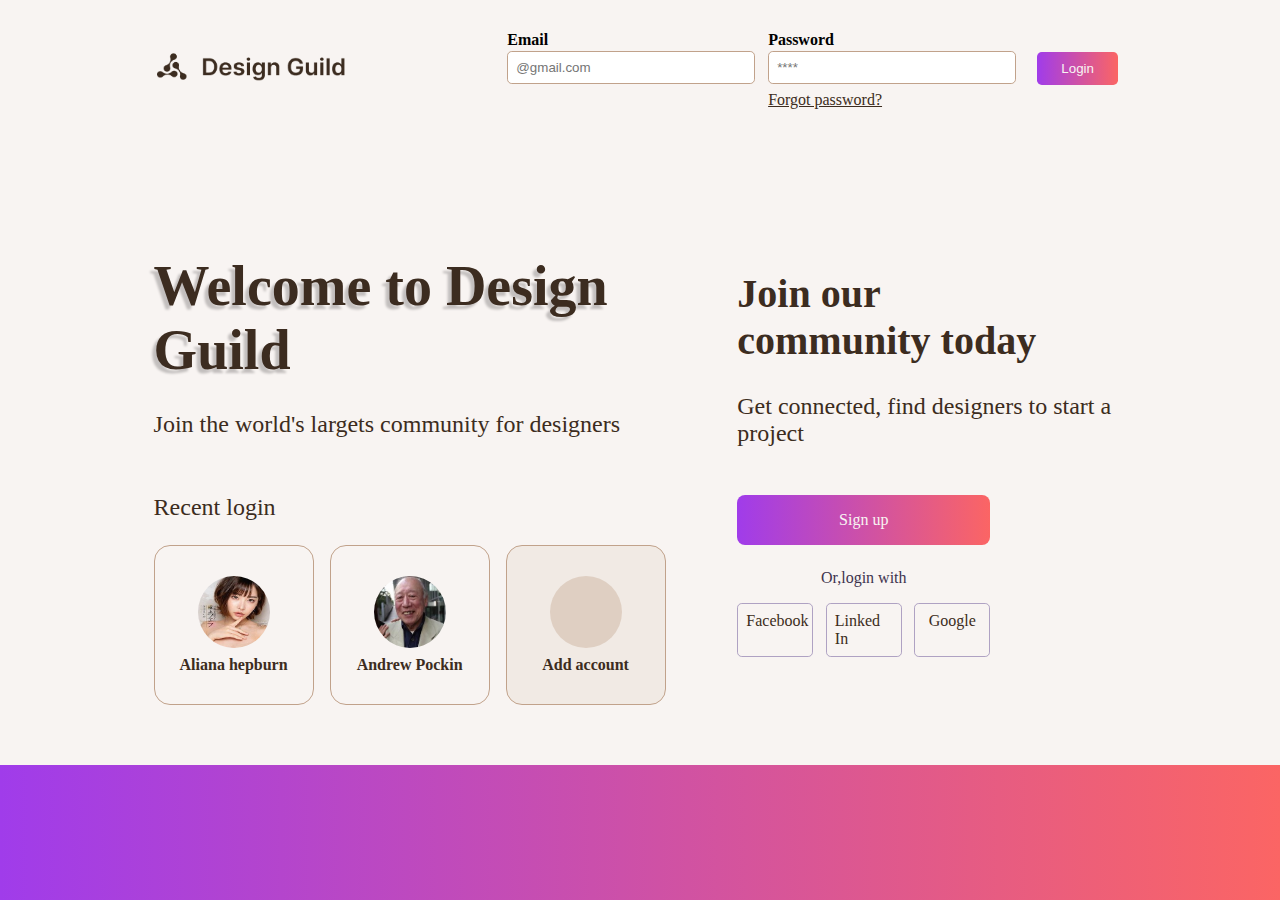
<file: index.html>
<!DOCTYPE html>
<html lang="en">
<head>
    <meta charset="UTF-8">
    <meta http-equiv="X-UA-Compatible" content="IE=edge">
    <meta name="viewport" content="width=device-width, initial-scale=1.0">
    <link rel="stylesheet" href="./asset/css/index.css">
    <link rel="stylesheet" href="./asset/css/responsive.css">
    <title>Document</title>
</head>
<body>
    <div class="container">
        <div class="design-body">
            <header class="header">
                <div class="logo-area">
                    <a href="#" class="logo-build">
                        <img src="./asset/img/Logo.png" alt="" class="logo">
                    </a>          
                </div>
                <div class="form-validate-area">
                    <form action="" class="form-validate-design">
                     <div class="form-box">
                         <label for="#"class="text-box">Email</label>
                         <input type="email" name="email" id="#" placeholder="@gmail.com"
                         class="box-input"> 
                     </div>
                     <div class="form-box">
                         <label for="#"
                         class="text-box">Password</label>
                         <input type="password" name="password" id="#" placeholder="****" class="box-input"> 
                         <a href="#" 
                         class="forgot">Forgot password?</a>
                     </div>
                     <div class="button-login-area">
                         <button class="button-login">Login</button>
                     </div>
                    </form>
                 </div>
            </header>
            <div class="bonus-white">
                <div class="white"></div>
            </div>
            <section>
                <div class="index-left">
                    <div class="index-left-top">
                        <h1>Welcome to Design Guild</h1>
                        <h3>Join the world's largets community for designers</h3>
                        <p class="recent-login">Recent login</p>
                    </div>
                    <div class="index-left-bot">  
                        <div class="index-left-bot-box">
                            <a href="" >
                                <img src="./asset/img/ava1.jpg" alt="#" class="bot-box-img">
                                <p class="bot-box-text">Aliana hepburn</p>
                            </a>
                        </div>
                        <div class="index-left-bot-box">
                            <a href="" >
                                <img src="./asset/img/ava2.jpg" alt="#" class="bot-box-img">
                                <p class="bot-box-text">Andrew Pockin</p>
                            </a>
                        </div>
                        <div class="index-left-bot-box box-add">
                            <a href="" >
                                <div class="image-add bot-box-img">
        
                                </div>
                                <p class="bot-box-text">Add account</p>
                            </a>
                        </div>                   
                    </div>
                </div>
                <div class="index-right">
                    <div class="index-right-top">
                        <h2>Join our <br/>
                            community today</h2>
                        <h3>Get connected, find designers to start a project</h3>
                    </div>
                    <div class="index-right-bot">
                        <div class="button-signup">
                            <a href="#" class="">Sign up </a>
                        </div>              
                       <p class="bot-text">Or,login with</p>
                       <div class="button-link-app">
                            <div class="button-link">
                                <a href="#" class="button-app">Facebook</a>
                            </div>
                            <div class="button-link">
                                <a href="#" class="button-app">Linked In </a>
                            </div>
                            <div class="button-link">
                                <a href="#" class="button-app">Google</a>
                            </div>         
                       </div>
                       <div class="form-validate-area-mobile">
                        <form action="" class="form-validate-design-mobile">
                         <div class="form-box">
                             <label for="#"class="text-box">Email</label>
                             <input type="email" name="email" id="#" placeholder="@gmail.com"
                             class="box-input"> 
                         </div>
                         <div class="form-box">
                             <label for="#"
                             class="text-box">Password</label>
                             <input type="password" name="password" id="#" placeholder="****" class="box-input"> 
                             <a href="#" 
                             class="forgot">Forgot password?</a>
                         </div>
                         <div class="button-login-area">
                             <button class="button-login">Login</button>
                         </div>
                        </form>
                     </div>
                    </div>
                </div>
                
            </section>
           </div>
    </div>
   
</body>
</html>
</file>
<file: asset/css/index.css>
*{
    padding: 0;
    margin: 0;
    box-sizing: border-box;
}

body{
    max-width: 100%;
}

.container{
    width: 100%;
    height: 100vh;
    background-image: linear-gradient(90deg,#A03CEA, #FB6564);
}

.design-body{
    background-color: #F8F4F2;
    height:85vh;
    max-width: 100%;
    padding:2rem 12% ;
}

/*--------------------Header---------------------------*/

.header{
    display: flex;
    flex-direction: row;
    padding-bottom: 15%;
}

/*--------------------Logo---------------------------*/

.logo-area{
    display: flex;
    align-items: center;
    width: 40%;
    margin-bottom: 0.2rem;
}

.logo-build{
    color: #3C2C20; 
}

.logo{
    max-width: 12rem;
    max-height: 5rem;
}
/*--------------------Logo---------------------------*/

/*--------------------Form---------------------------*/

.form-validate-area{
    width: 70%;
    align-items: center;
}

.form-validate-design{
    display: flex;
    flex-direction: row;
    width: 100%;
    justify-content: space-between;
}

.form-box{
    display: flex;
    flex-direction: column;
    border: none;
    width: 80%;
    line-height: 100%;
}

.box-input{
    border: 1px solid #C1A28B;
    border-radius: 0.3rem;
    padding: 0.5rem;
    width: 95%;
    margin: 0.2rem 0 0.5rem ;
}

.text-box{
    font-family: 'Inter';
    font-style: normal;
    font-weight: 600;
}

.forgot{
    font-family: 'Inter';
    color: #3C2C20;
}

.button-login-area{
    width: 25%;
    margin: auto 0.5rem;
}

.button-login{
    width: 100%;
    padding: 0.56rem;
    background-image: linear-gradient(90deg,#A03CEA, #FB6564);
    border: none;
    border-radius: 0.3rem;
    color: #F8F4F2;
    margin-bottom: 0.2rem;
}
/*--------------------Form---------------------------*/
/*--------------------Header---------------------------*/

/*--------------------Section---------------------------*/

section{
    display: flex;
    flex-direction: row;
    max-width: 100%;
}

/*--------------------Index-left---------------------------*/
/* Top */
.index-left{
    display: flex;
    flex-direction: column;
    max-width: 60%;
}

.index-left-top h1{
    font-size: 3.5rem;
    font-family: 'Sora';
    font-weight: 800;
    color: #3C2C20;
    filter: drop-shadow(-0.2rem 0.3rem 1px rgb(195,191,190));
}

.index-left-top h3{
    color: #3C2C20;
    font-weight: 100;
    font-size: 1.5rem;
    margin-top: 1.8rem;
}

.index-left-top p{
    color: #3C2C20;
    margin-top: 3.5rem;
    font-weight: 300;
    font-size: 1.5rem;
    margin-bottom: 1.5rem;
}

/* Bot */
.index-left-bot{
    display: flex;
    flex-direction: row;
    /* width: 100%; */
}

.index-left-bot-box{
    display: flex;
    flex-basis: 10rem;
    height: 10rem;
    border: 1px solid #C1A28B; 
    border-radius: 1rem; 
    width: 100%;
    margin-right: 1rem;
}

.index-left-bot-box a{
    margin: auto auto;
    color: #3C2C20;
    text-decoration: none;
}

.index-left-bot-box a p{
    margin-top: 0.5rem;
    font-weight: 700;
}

.bot-box-img{
    display: flex;
    height: 4.5rem;
    width: 4.5rem;
    border-radius: 50%;
    margin: 0 auto;
}

.box-add{
    background-color: #f1eae4;
}

.image-add{
    display: flex;
    height: 4.5rem;
    width: 4.5rem;
    border-radius: 50%;
    margin: 0 auto;
    background-color: #dfcfc2;

}

/*--------------------Index-left---------------------------*/
/*--------------------Index-right---------------------------*/

.index-right{
    max-width: 40%;
    margin: 0 auto;
}

/* Top */
.index-right-top{
    width: 100%;
    margin-bottom: 3rem;
}

.index-right-top h2{
    font-size: 2.5rem;
    font-family: 'Sora';
    font-weight: 800;
    color: #3C2C20;
    margin-top: 1rem;
}

.index-right-top h3{
    color: #3C2C20;
    font-weight: 100;
    font-size: 1.5rem;
    margin-top: 1.8rem;
}
/* Bot */

.index-right-bot{
    width: 65%;
    display: flex;
    flex-direction: column;
}

.button-signup{
    display: flex;
    padding: 1rem;
    margin-bottom: 1.5rem;
    border-radius: 0.5rem;
    width: 100%;
    background-image: linear-gradient(90deg,#A03CEA, #FB6564);
}

.button-signup a{
    margin: 0 auto;
    text-decoration: none;
    color: #F8F4F2;
}


.index-right-bot p{
    margin: 0 auto;
    color: #3e334e;
}

.button-link-app{
    width: 100%;
    display: flex;
    justify-content: space-between;
    margin-top: 1rem;
}

.button-link{
    width: 30%;
    display:flex;
    border: 1px solid #afa2c3;
    border-radius: 0.3rem;
    padding: 0.5rem;
}

.button-app {
    text-decoration: none;
    margin: 0 auto;
    color: #3C2C20;
}

/*--------------------Index-right---------------------------*/
/*--------------------Section---------------------------*/
</file>
<file: asset/css/responsive.css>
@media only screen and (max-width : 500px) {
    .container{
        border-radius: 1rem;
    }
    
    .design-body{
        width: 100%;
        padding: 0 0;
        height: 100vh;
    }


    /* header */
    .form-validate-area{
        display: none;
    }

    .header{
        background-image: linear-gradient(90deg,#A03CEA, #FB6564);
        padding: 0 5%;
        width: 100%;
        height: 20vh;
        padding: 0;
    }

    .logo-area{
        display: flex;
        align-items: center;
        flex-grow: 1;
        justify-content: center;
        width: 100%;
        margin-bottom: 0.2rem;
    }
    .logo{
        filter: brightness(0) invert(1);
    }

    /* header */
    .bonus-white{
        background-image: linear-gradient(90deg,#A03CEA, #FB6564);
        width: 100%;
        height: 7vh;
    }

    .white{
        width: 100%;
        height: 11vh;
        background-color: #F8F4F2;
        border-top-left-radius: 50% ;
        border-top-right-radius: 50% ;
    }
    /* section */
    .index-left{
        display: none;
    }

    .index-right{
        max-width: 100%;
    }

    /* index right */

    .index-right{
        max-width: 100%;
        width: 100%;
        padding: 0 2rem;
        display: flex;
        flex-direction: column;       
    }

    .index-right-top h2{
        font-size: 1.5rem;
    }

    .index-right-top h3{
        font-size: 1rem;
    }
    /* section */
    .index-right-bot{
        width: 100%;
    }
    .button-signup{
        width: 100%;
        background-image: linear-gradient(90deg,#A03CEA, #FB6564);
    }
    /* form */
    .form-validate-area-mobile{
        width: 100%;
        margin-top: 6vh;
    }
    .form-validate-design-mobile{
        width: 100%;
    }
    .form-box{
        width: 100%;
        margin-top: 0.5rem;
    }
    .form-box a{
        display: flex;
        justify-content: flex-end;
        font-size: 1.1rem;
        margin-top: 0.5rem;
    }
    .box-input{
        width: 100%;
        margin-top: 0.5rem;
    }

    .button-login-area{
        width: 100%;
        margin: 1.3rem 0;
        padding: 0.5rem;
    }

    .button-login{
        padding: 0.7rem;
    }
    /* form */
}

@media only screen and (min-width : 1024px){
    .form-validate-area-mobile{
        display: none;
    }
}
</file>
